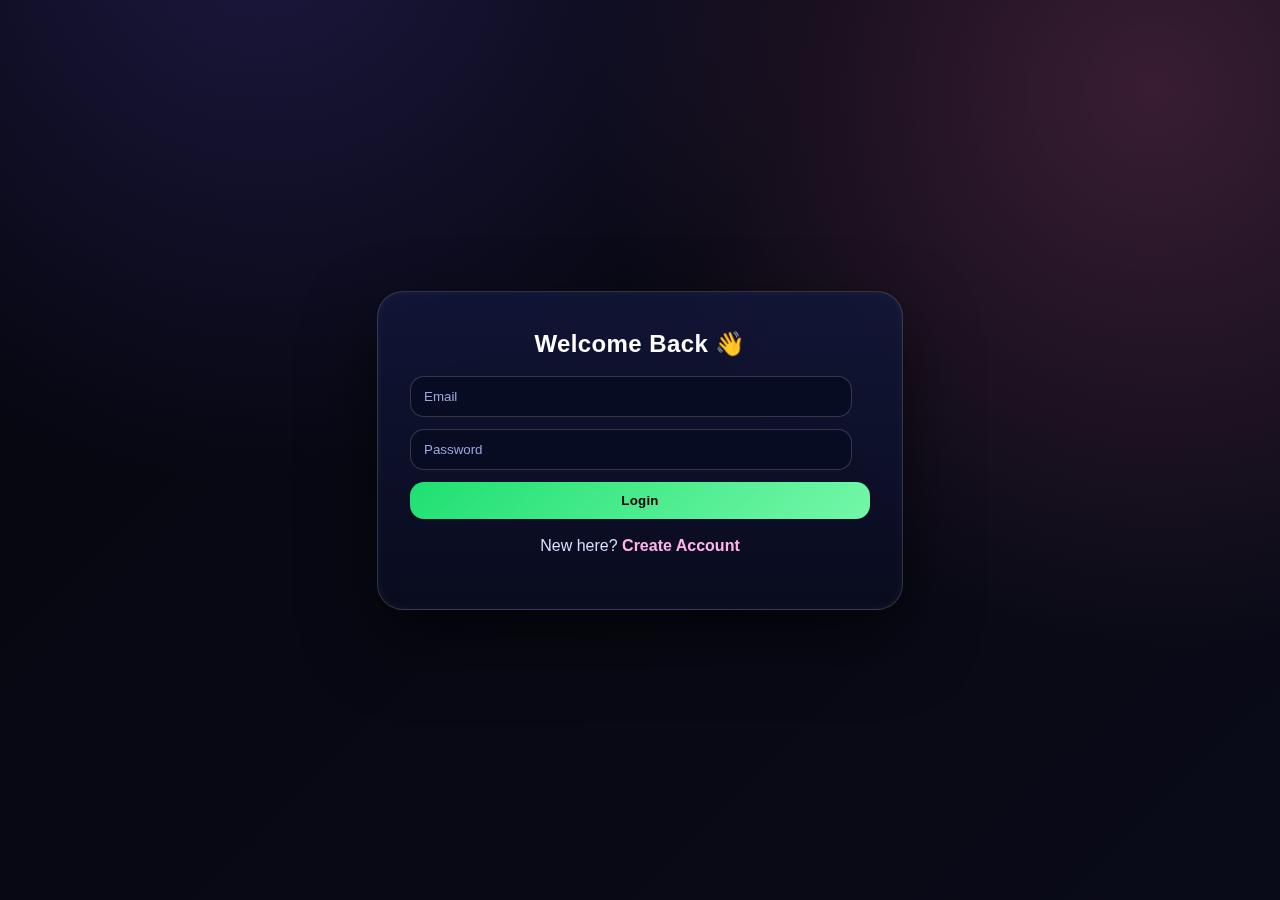
<file: index.html>
<!DOCTYPE html>
<html lang="en">
<head>
  <meta charset="UTF-8" />
  <meta name="viewport" content="width=device-width, initial-scale=1.0" />
  <title>ZenArc Merch</title>
  <link rel="stylesheet" href="index.css" />
</head>
<body>

<header class="navbar">
  <h1 class="logo">⚔️ ZenArc Merch 🎌</h1>

  <div class="nav-right">
    <span id="userBadge" class="user-badge"></span>

    <input id="searchInput" type="text" placeholder="🔍 Search products">

    <select id="categoryFilter">
      <option value="all">All</option>
      <option value="figure">Figures</option>
      <option value="hoodie">Hoodies</option>
      <option value="poster">Posters</option>
      <option value="accessory">Accessories</option>
    </select>

    <button id="favBtn" class="nav-btn">
      ❤️ Favourites <span id="favCount">0</span>
    </button>

    <button id="cartBtn" class="nav-btn">
      🛒 Cart <span id="cartCount">0</span>
    </button>

    <button id="logoutBtn" class="nav-btn logout">🚪 Logout</button>
  </div>
</header>

<section class="hero">
  <h2>⚡ Discover Next-Gen Anime Merch</h2>
  <p>Premium Collectibles • Lifestyle Wear • Signature Accessories</p>
  <button class="cta-btn">Shop the Collection</button>
</section>

<section class="products">
  <h2 class="section-title">Trending Anime Merch</h2>
  <div class="product-grid" id="productGrid"></div>
</section>

<div class="cart-popup" id="cartBox">
  <h3>🛒 Cart Items</h3>
  <ul id="cartItems"></ul>
  <button id="closeCart">Close</button>
</div>

<footer>
  <p>© 2025 ZenArc Merch — Built with ❤️ in India 🇮🇳</p>
</footer>

<script>
  // ----- USER / GUEST SESSION -----
  const userBadge = document.getElementById("userBadge");
  const logoutBtn = document.getElementById("logoutBtn");

  const user  = JSON.parse(localStorage.getItem("user"));
  const guest = JSON.parse(localStorage.getItem("guest_user"));

  if (user) {
    userBadge.textContent = `👤 ${user.name || "User"}`;
  } 
  else if (guest) {
    userBadge.textContent = "🟢 Guest User";
  } 
  else {
    // No session? create automatic guest
    const autoGuest = {
      id: "guest-" + crypto.randomUUID(),
      role: "guest"
    };
    localStorage.setItem("guest_user", JSON.stringify(autoGuest));
    userBadge.textContent = "🟢 Guest User";
  }

  // Logout → clear session and go back to signup
  logoutBtn.addEventListener("click", () => {
    localStorage.removeItem("user");
    localStorage.removeItem("guest_user");
    window.location.href = "signup.html";
  });
</script>

<script src="script.js"></script>
</body>
</html>
</file>
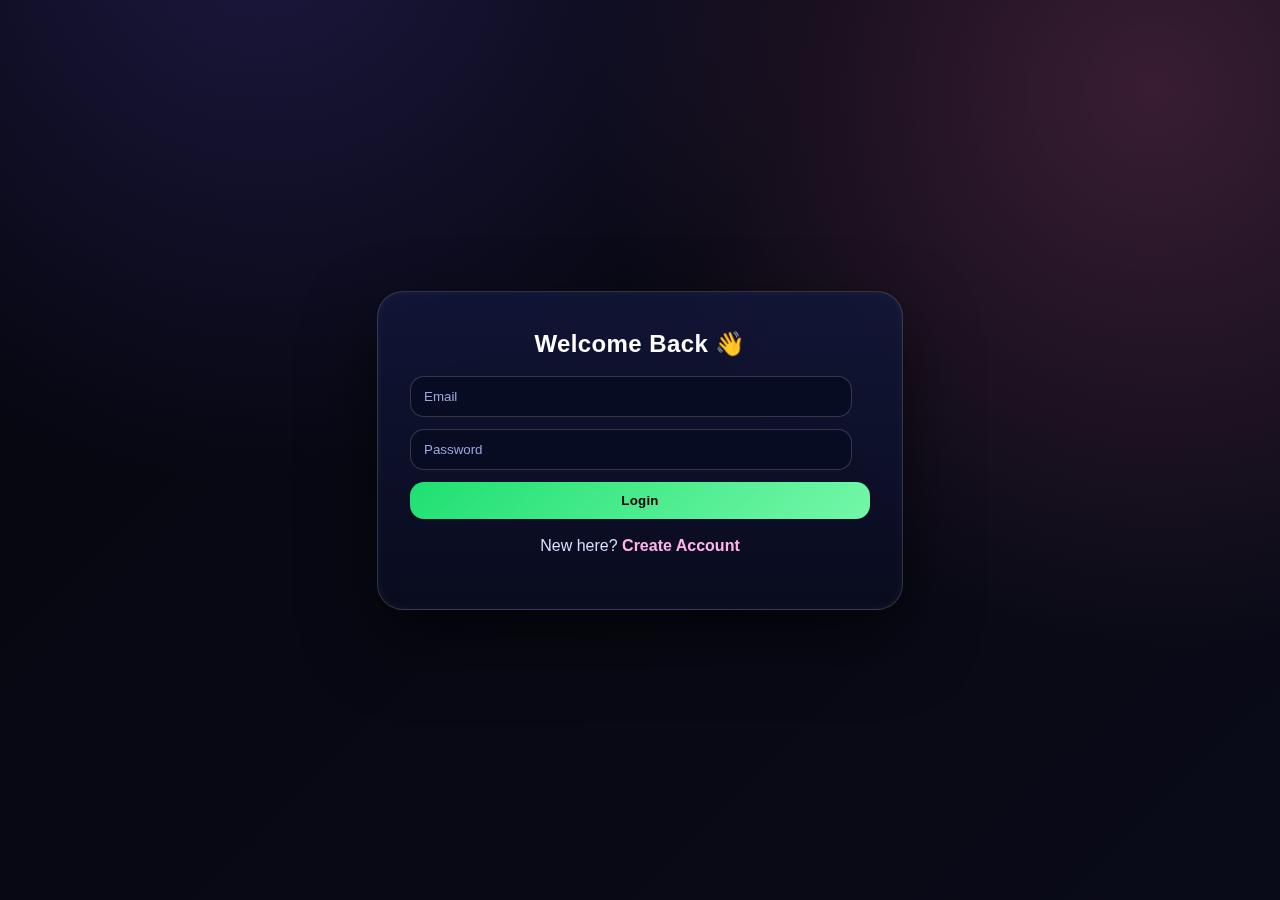
<file: add-product.html>
<!DOCTYPE html>
<html>
<head>
  <title>Add Product</title>
  <link rel="stylesheet" href="admin.css">
</head>
<body>

<header class="admin-bar">
  <h2>➕ Add New Product</h2>

  <div>
    <span id="userName"></span>
    <button onclick="window.location.href='admin.html'">⬅ Back</button>
    <button id="logoutBtn">🚪 Logout</button>
  </div>
</header>

<h3 class="sub-title">Product Details</h3>

<div class="add-box">

  <input id="name" type="text" placeholder="Product Name">

  <input id="price" type="number" placeholder="Price (₹)">

  <select id="category">
    <option value="">Select Category</option>
    <option value="figure">Figure</option>
    <option value="hoodie">Hoodie</option>
    <option value="poster">Poster</option>
    <option value="accessory">Accessory</option>
  </select>

  <input id="badge" type="text" placeholder="Badge (eg: Bestseller, New)">

  <input id="img" type="text" placeholder="Image URL">

  <textarea id="description" placeholder="Product Description"></textarea>

  <button id="saveProduct">Save Product</button>
</div>

<script src="script.js"></script>
<script src="add-product.js"></script>

</body>
</html>
</file>
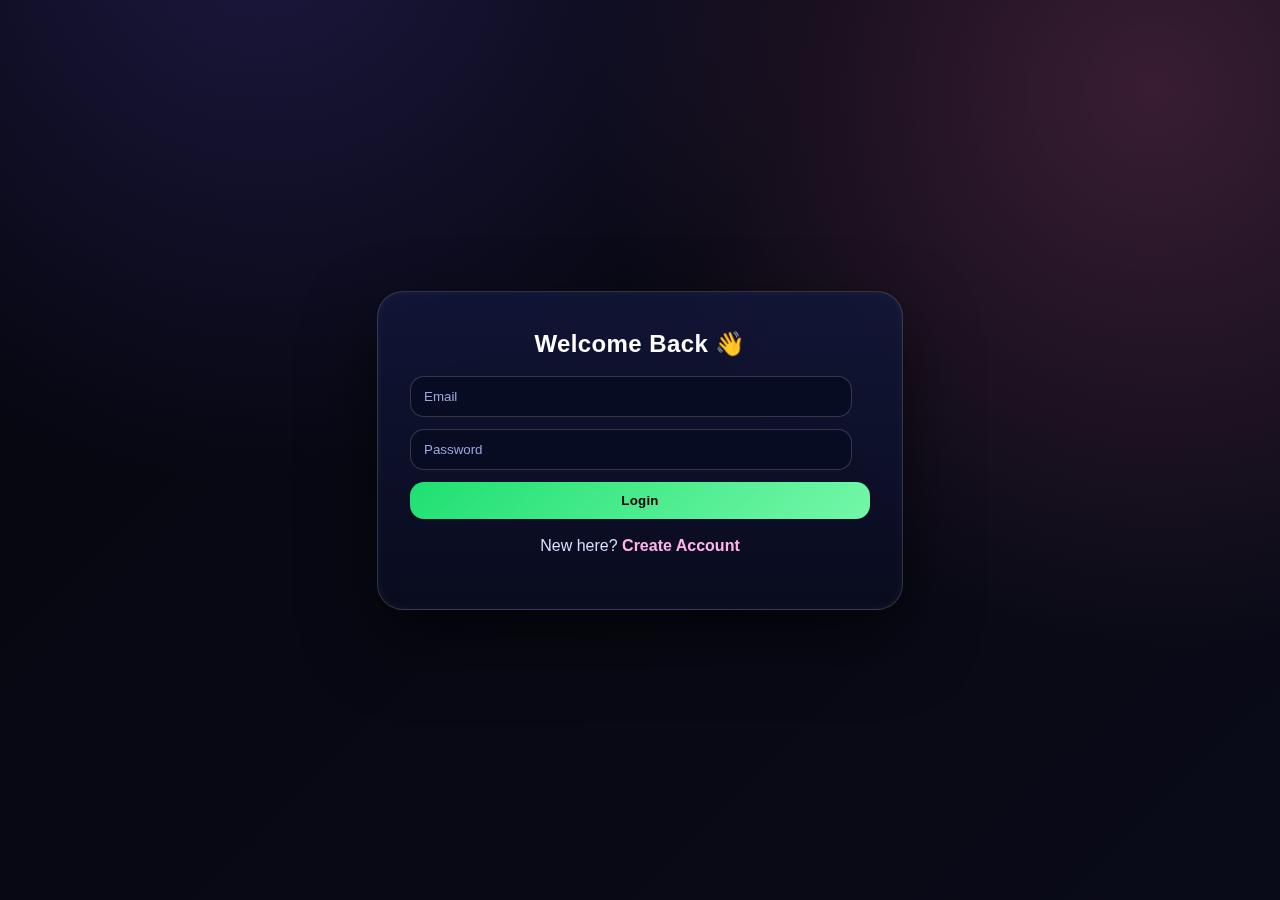
<file: admin.html>
<!DOCTYPE html>
<html>
<head>
  <title>Admin Dashboard</title>
  <link rel="stylesheet" href="admin.css">
</head>
<body>

<header class="admin-bar">
  <h2>🧑‍💻 Admin Dashboard</h2>

  <div>
    <span id="userName"></span>
    <button onclick="window.location.href='index.html'">🏠 Store</button>
    <button id="logoutBtn">🚪 Logout</button>
  </div>
</header>

<h3 class="sub-title">Product Management</h3>

<div class="top-actions">
  <button onclick="window.location.href='add-product.html'">
    ➕ Add New Product
  </button>
</div>

<div id="adminProducts" class="product-list"></div>

<script src="script.js"></script>
<script src="admin.js"></script>

</body>
</html>
</file>
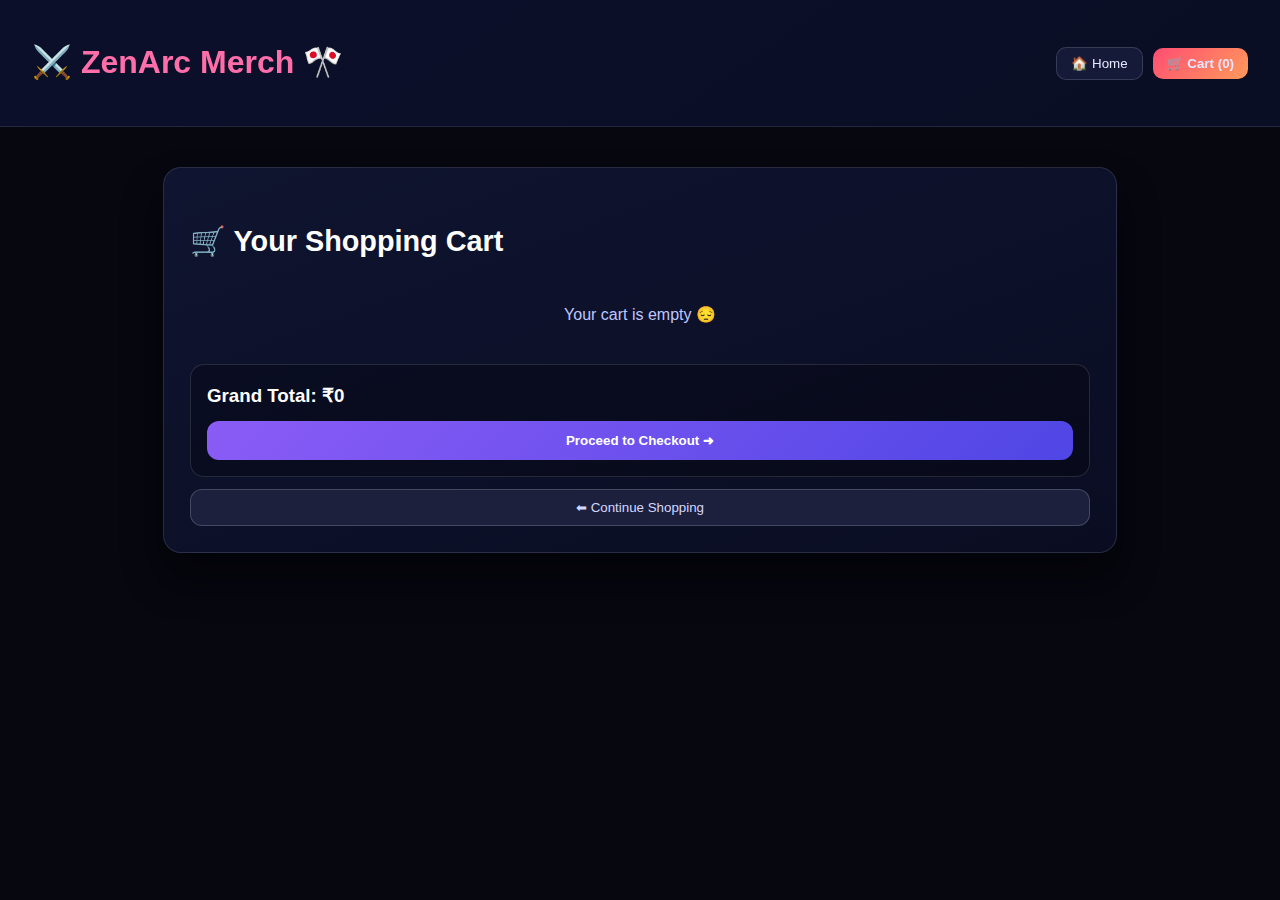
<file: cart.html>
<!DOCTYPE html>
<html lang="en">
<head>
  <meta charset="UTF-8" />
  <meta name="viewport" content="width=device-width, initial-scale=1.0" />
  <title>ZenArc Merch</title>

  <link rel="stylesheet" href="cart.css" />
</head>

<body>

<!-- ⭐ NAVBAR ADDED HERE ⭐ -->
<header class="navbar">
  <h1 class="logo">⚔️ ZenArc Merch 🎌</h1>

  <div class="nav-right">
    <button id="homeBtn" class="nav-link">🏠 Home</button>

    <button id="cartBtn">
      🛒 Cart (<span id="cartCount">0</span>)
    </button>
  </div>
</header>
<!-- ⭐ END NAVBAR ⭐ -->


<div class="cart-container">

  <h2>🛒 Your Shopping Cart</h2>

  <div id="cartList"></div>

  <div class="total-box">
    <h3>Grand Total: ₹<span id="grandTotal">0</span></h3>

    <button class="checkout-btn"
      onclick="location.href='checkout.html'">
      Proceed to Checkout ➜
    </button>
  </div>

  <button class="back-btn" onclick="location.href='index.html'">
    ⬅ Continue Shopping
  </button>
</div>


<script>
// -------- NAVBAR BUTTON ACTIONS --------
document.getElementById("homeBtn").onclick = () =>
  location.href = "index.html";

document.getElementById("cartBtn").onclick = () =>
  location.href = "cart.html";

// Load cart count if exists
let cart = JSON.parse(localStorage.getItem('cart')) || [];
document.getElementById("cartCount").textContent =
  cart.reduce((s,i)=>s+(i.qty||1),0);

// -------- CART LOGIC (unchanged) --------
const cartList = document.getElementById("cartList");
const grandTotal = document.getElementById("grandTotal");

function saveCart(){
  localStorage.setItem("cart", JSON.stringify(cart));
}

function updateTotal(){
  let total = 0;
  cart.forEach(item => total += item.price * item.qty);
  grandTotal.textContent = total;
}

function changeQty(name, amount){
  const item = cart.find(p => p.name === name);
  if(!item) return;

  item.qty += amount;
  if(item.qty <= 0){
    cart = cart.filter(p => p.name !== name);
  }

  saveCart();
  renderCart();
}

function removeItem(name){
  cart = cart.filter(p => p.name !== name);
  saveCart();
  renderCart();
}

function renderCart(){
  cartList.innerHTML = "";

  if(cart.length === 0){
    cartList.innerHTML = `<p class="empty">Your cart is empty 😔</p>`;
    grandTotal.textContent = 0;
    return;
  }

  cart.forEach(item => {
    const row = document.createElement("div");
    row.className = "cart-item";

    const itemTotal = item.price * item.qty;

    row.innerHTML = `
      <img src="${item.img}" />

      <div class="info">
        <h3>${item.name}</h3>
        <p>₹${item.price} each</p>

        <div class="qty-box">
          <button onclick="changeQty('${item.name}', -1)">−</button>
          <span>${item.qty}</span>
          <button onclick="changeQty('${item.name}', 1)">+</button>
        </div>

        <strong>₹${itemTotal}</strong>
      </div>

      <button class="remove-btn"
        onclick="removeItem('${item.name}')">
        ❌
      </button>
    `;

    cartList.appendChild(row);
  });

  updateTotal();
}

renderCart();
</script>

</body>
</html>
</file>
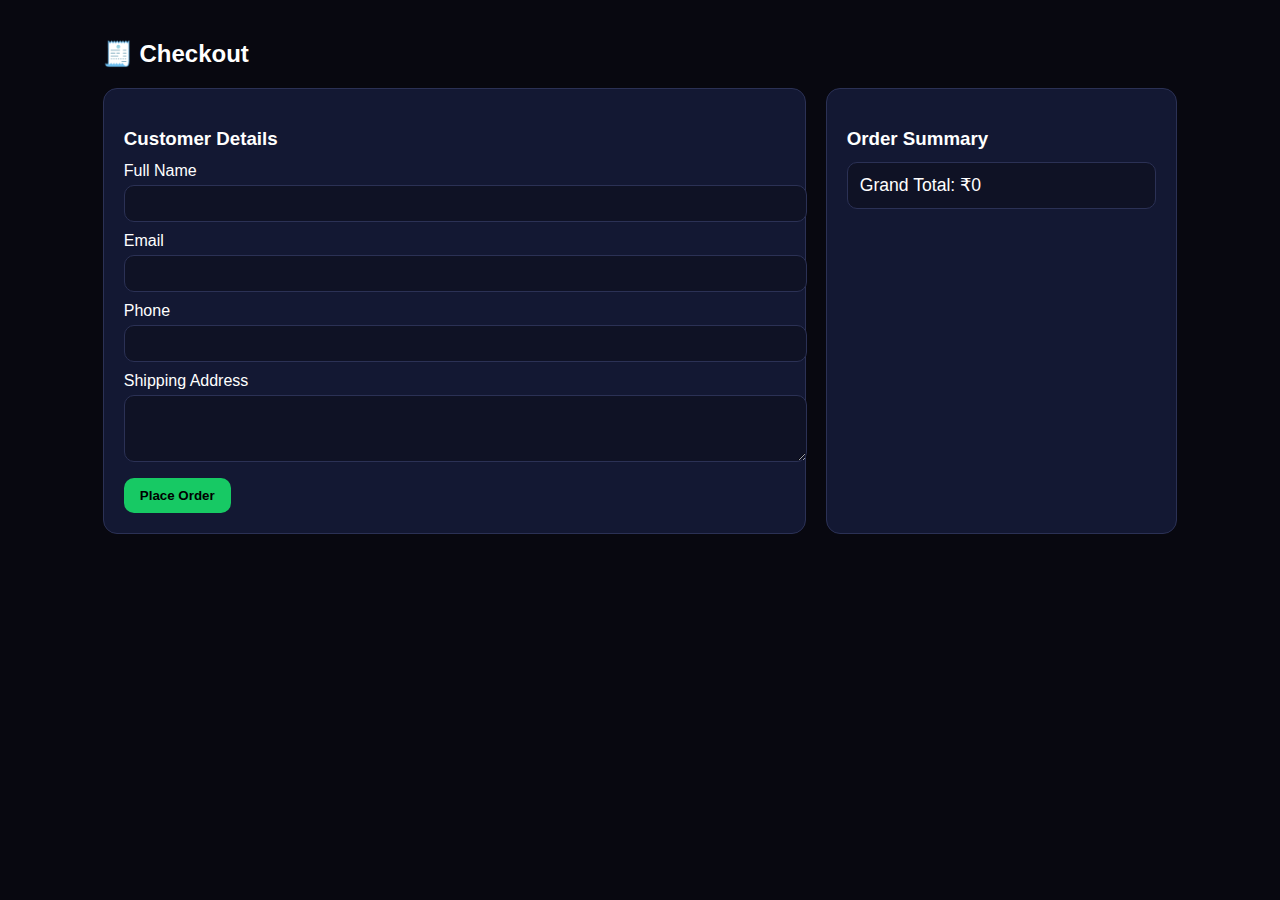
<file: checkout.html>
<!DOCTYPE html>
<html>
<head>
  <title>Checkout</title>
  <link rel="stylesheet" href="checkout.css">
</head>

<body>

<div class="checkout-wrapper">

  <h2>🧾 Checkout</h2>

  <div class="checkout-grid">

    <!-- Checkout Form -->
    <div class="checkout-form">

      <h3>Customer Details</h3>

      <form id="checkoutForm">

        <label>Full Name</label>
        <input type="text" id="name" required>

        <label>Email</label>
        <input type="email" id="email" required>

        <label>Phone</label>
        <input type="tel" id="phone" required>

        <label>Shipping Address</label>
        <textarea id="address" rows="3" required></textarea>

        <button class="place-order-btn" type="submit">
          Place Order
        </button>

      </form>
    </div>

    <!-- Order Summary -->
    <div class="order-box">

      <h3>Order Summary</h3>

      <div id="orderItems"></div>

      <div class="order-total">
        Grand Total: ₹<span id="finalTotal">0</span>
      </div>

    </div>
  </div>
</div>


<script>
const cart = JSON.parse(localStorage.getItem("cart")) || [];
const orderItems = document.getElementById("orderItems");
const finalTotal = document.getElementById("finalTotal");

function loadSummary() {
  let total = 0;
  orderItems.innerHTML = "";

  cart.forEach(item => {
    const sum = item.price * item.qty;
    total += sum;

    const div = document.createElement("div");
    div.className = "order-item";

    div.innerHTML = `
      <img src="${item.img}">
      <div>
        <h4>${item.name}</h4>
        <p>₹${item.price} × ${item.qty}</p>
        <strong>₹${sum}</strong>
      </div>
    `;

    orderItems.appendChild(div);
  });

  finalTotal.textContent = total;
}

loadSummary();


// Handle Order Submit
document.getElementById("checkoutForm").onsubmit = (e) => {
  e.preventDefault();

  if (cart.length === 0) {
    alert("Cart is empty!");
    return;
  }

  const order = {
    name: name.value,
    email: email.value,
    phone: phone.value,
    address: address.value,
    items: cart,
    total: finalTotal.textContent,
    date: new Date().toLocaleString()
  };

  // Save order (optional: send to backend later)
  localStorage.setItem("lastOrder", JSON.stringify(order));

  // Clear cart
  localStorage.removeItem("cart");

  // Redirect to success page
  window.location.href = "order-success.html";
};
</script>

</body>
</html>
</file>
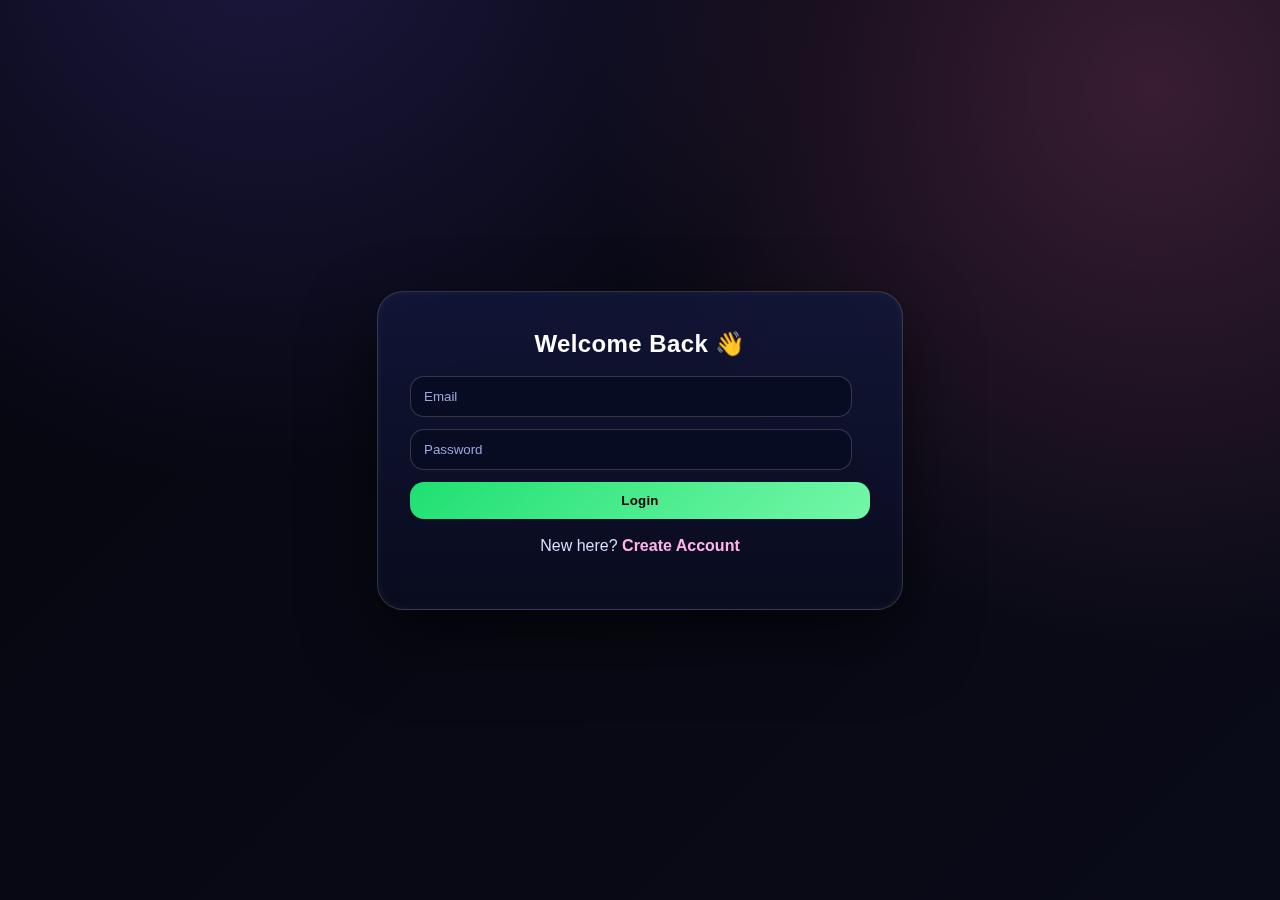
<file: edit-product.html>
<!DOCTYPE html>
<html>
<head>
  <title>Edit Product</title>
  <link rel="stylesheet" href="admin.css">
</head>
<body>

<header class="admin-bar">
  <h2>✏ Edit Product</h2>

  <div>
    <span id="userName"></span>
    <button onclick="window.location.href='admin.html'">⬅ Back</button>
    <button id="logoutBtn">🚪 Logout</button>
  </div>
</header>

<h3 class="sub-title">Update Product Details</h3>

<div class="add-box">
  <input id="name" type="text" placeholder="Product Name">

  <input id="price" type="number" placeholder="Price (₹)">

  <select id="category">
    <option value="">Select Category</option>
    <option value="figure">Figure</option>
    <option value="hoodie">Hoodie</option>
    <option value="poster">Poster</option>
    <option value="accessory">Accessory</option>
  </select>

  <input id="badge" type="text" placeholder="Badge">

  <input id="img" type="text" placeholder="Image URL">

  <textarea id="description" placeholder="Product Description"></textarea>

  <button id="updateBtn">Update Product</button>
</div>

<script src="script.js"></script>
<script src="edit-product.js"></script>

</body>
</html>
</file>
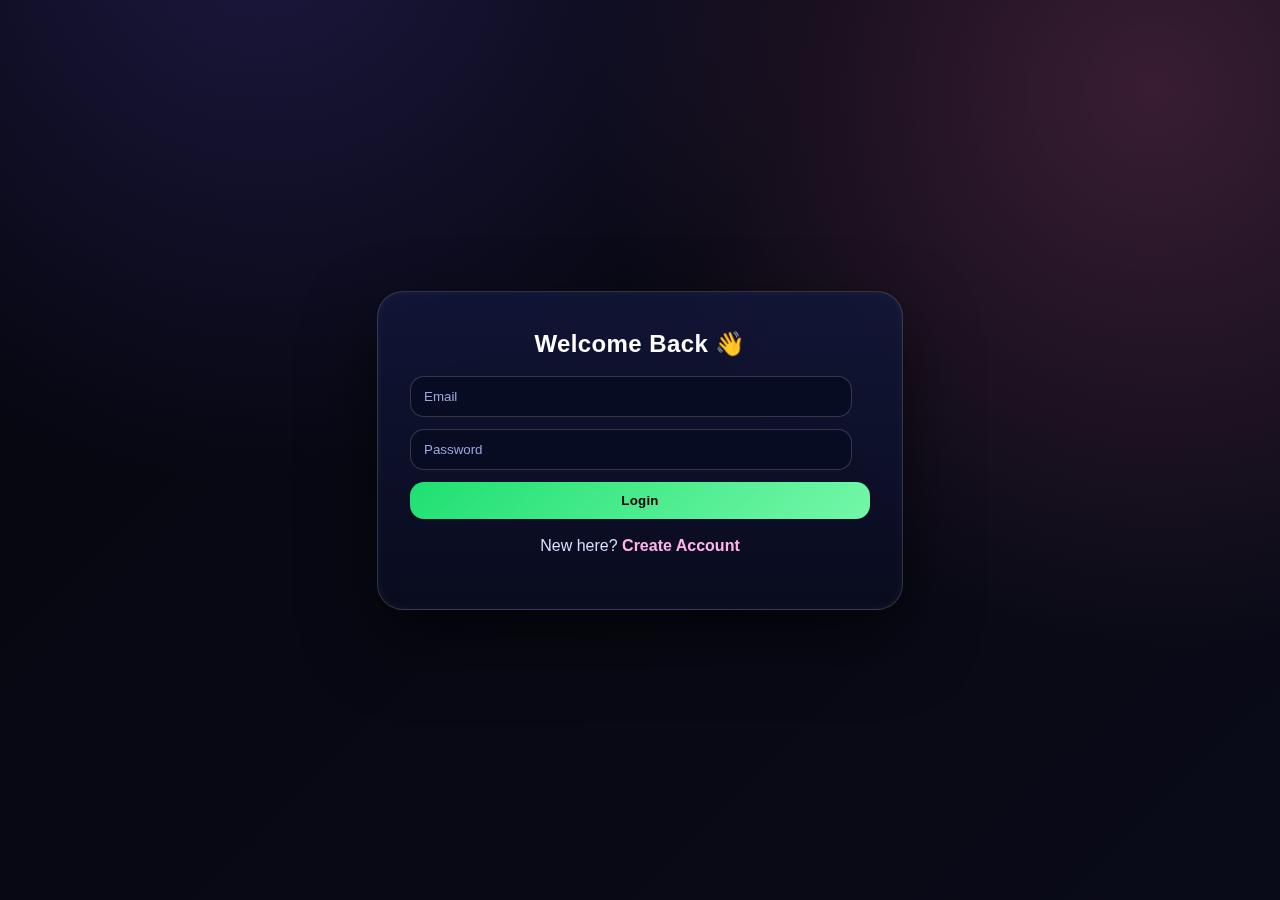
<file: favourites.html>
<!DOCTYPE html>
<html lang="en">

<head>
    <title>Favourites — ZenArc Merch</title>

    <style>
        body {
            font-family: "Poppins", sans-serif;
            background: #06070f;
            color: #fff;
            margin: 0;
            padding: 0;
        }

        /* Top Bar */
        header {
            display: flex;
            justify-content: space-between;
            align-items: center;
            padding: 16px 24px;
            background: linear-gradient(145deg, #0b0f2a, #0a0e24);
            border-bottom: 1px solid rgba(255, 255, 255, .1);
            position: sticky;
            top: 0;
            z-index: 1000;
        }

        .title-box h2 {
            margin: 0;
            font-weight: 700;
            letter-spacing: .5px;
        }

        .nav-actions {
            display: flex;
            gap: 10px;
        }

        .nav-actions button {
            padding: 8px 14px;
            border: none;
            border-radius: 10px;
            cursor: pointer;
            font-weight: 600;
            transition: .25s;
        }

        .back-btn {
            background: #2b2f4a;
            color: #fff;
        }

        .cart-btn {
            background: linear-gradient(135deg, #00c46a, #00ffa3);
            color: #000;
        }

        .nav-actions button:hover {
            transform: translateY(-2px);
            box-shadow: 0 8px 16px rgba(0, 0, 0, .35);
        }

        /* Page Container */
        .wrapper {
            padding: 26px 24px;
        }

        .page-sub {
            opacity: .8;
            margin-bottom: 16px;
        }

        /* Grid */
        #favList {
            display: grid;
            grid-template-columns: repeat(auto-fill, minmax(260px, 1fr));
            gap: 20px;
        }

        /* Card */
        .product-card {
            background: linear-gradient(160deg, #111633, #0c1027);
            border: 1px solid rgba(255, 255, 255, .12);
            border-radius: 16px;
            padding: 16px;
            box-shadow: 0 0 14px rgba(255, 92, 138, .15);
            transition: .3s;
        }

        .product-card:hover {
            transform: translateY(-4px) scale(1.01);
            box-shadow: 0 0 22px rgba(255, 92, 138, .35);
        }

        .product-card img {
            width: 100%;
            height: 220px;
            border-radius: 12px;
            object-fit: cover;
        }

        .product-card h3 {
            margin: 10px 0 4px;
            font-size: 1rem;
        }

        .price {
            color: #ffb8e3;
            font-weight: 700;
        }

        .actions {
            margin-top: 10px;
            display: flex;
            gap: 10px;
        }

        .actions button {
            flex: 1;
            padding: 8px;
            border: none;
            border-radius: 10px;
            font-weight: 600;
            cursor: pointer;
        }

        .add-cart {
            background: #00c46a;
            color: #000;
        }

        .remove-fav {
            background: #ff4b4b;
            color: #fff;
        }

        /* Empty State */
        .empty-box {
            grid-column: 1 / -1;
            text-align: center;
            padding: 40px 10px;
            opacity: .9;
        }

        .empty-icon {
            font-size: 42px;
            margin-bottom: 10px;
        }

        .browse-btn {
            margin-top: 10px;
            padding: 8px 14px;
            border: none;
            border-radius: 10px;
            background: #ff6ea9;
            color: #fff;
            font-weight: 600;
            cursor: pointer;
        }

        .browse-btn {
            padding: 10px 18px;
            border-radius: 12px;
            border: 1px solid rgba(255, 255, 255, .18);
            background: linear-gradient(135deg, #ff6ea9, #ff85c2);
            color: #fff;
            font-weight: 700;
            letter-spacing: .3px;
            cursor: pointer;
            transition: .28s;
            box-shadow: 0 10px 22px rgba(255, 110, 169, .35);
        }

        .browse-btn:hover {
            transform: translateY(-2px) scale(1.02);
            box-shadow: 0 14px 28px rgba(255, 110, 169, .55);
        }

        .browse-btn:active {
            transform: scale(.97);
        }
    </style>
</head>

<body>

    <header>
        <div class="title-box">
            <h2>❤️ Your Favourite Items</h2>
            <p class="page-sub">Saved anime merch you love</p>
        </div>

        <div class="nav-actions">
            <button class="back-btn" onclick="window.location.href='index.html'">
                ⬅ Back to Store
            </button>

            <button class="cart-btn" onclick="window.location.href='cart.html'">
                🛒 Go to Cart
            </button>
        </div>
    </header>

    <div class="wrapper">
        <div id="favList"></div>
    </div>

    <!-- shared logic -->
    <script src="script.js"></script>

    <!-- favourites page logic -->
    <script src="favourites.js"></script>

</body>

</html>
</file>
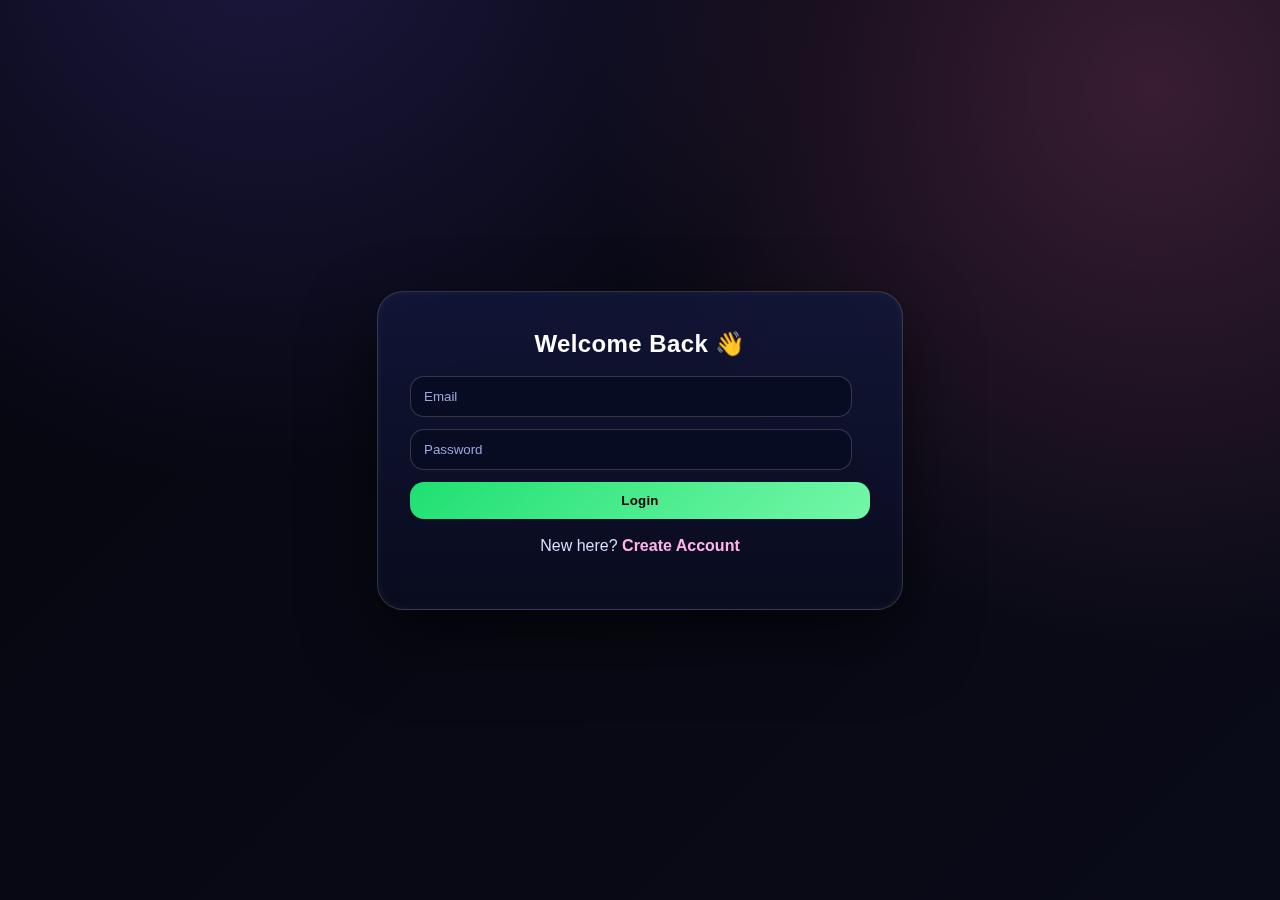
<file: login.html>
<!DOCTYPE html>
<html>
<head>
  <title>Login</title>
  <link rel="stylesheet" href="auth.css">
</head>
<body>

<div class="auth-box">
  <h2>Welcome Back 👋</h2>

  <input id="email" type="email" placeholder="Email" />
  <input id="password" type="password" placeholder="Password" />

  <button id="loginBtn">Login</button>

  <p>New here?
    <a href="signup.html">Create Account</a>
  </p>
</div>

<script src="auth.js"></script>
</body>
</html>
</file>
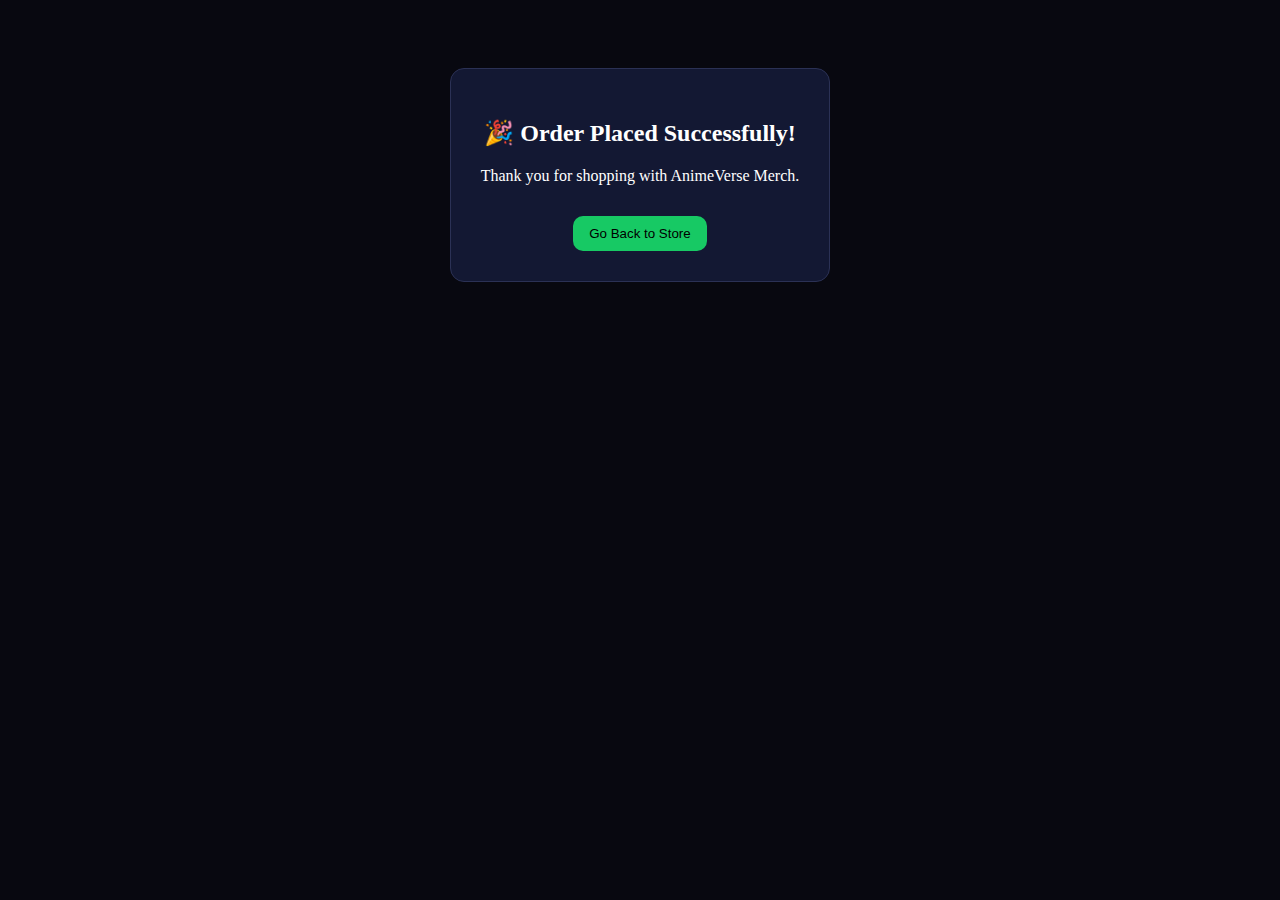
<file: order-success.html>
<!DOCTYPE html>
<html>
<head>
  <title>Order Placed</title>
  <style>
    body{background:#080810;color:#fff;
    font-family:Poppins;text-align:center;padding:60px}
    .box{
      background:#131833;border:1px solid #2b3155;
      padding:30px;border-radius:14px;display:inline-block
    }
    button{
      margin-top:15px;padding:10px 16px;border:none;
      border-radius:10px;background:#17c964
    }
  </style>
</head>
<body>

<div class="box">
  <h2>🎉 Order Placed Successfully!</h2>
  <p>Thank you for shopping with AnimeVerse Merch.</p>
  <button onclick="location.href='index.html'">
    Go Back to Store
  </button>
</div>

</body>
</html>
</file>
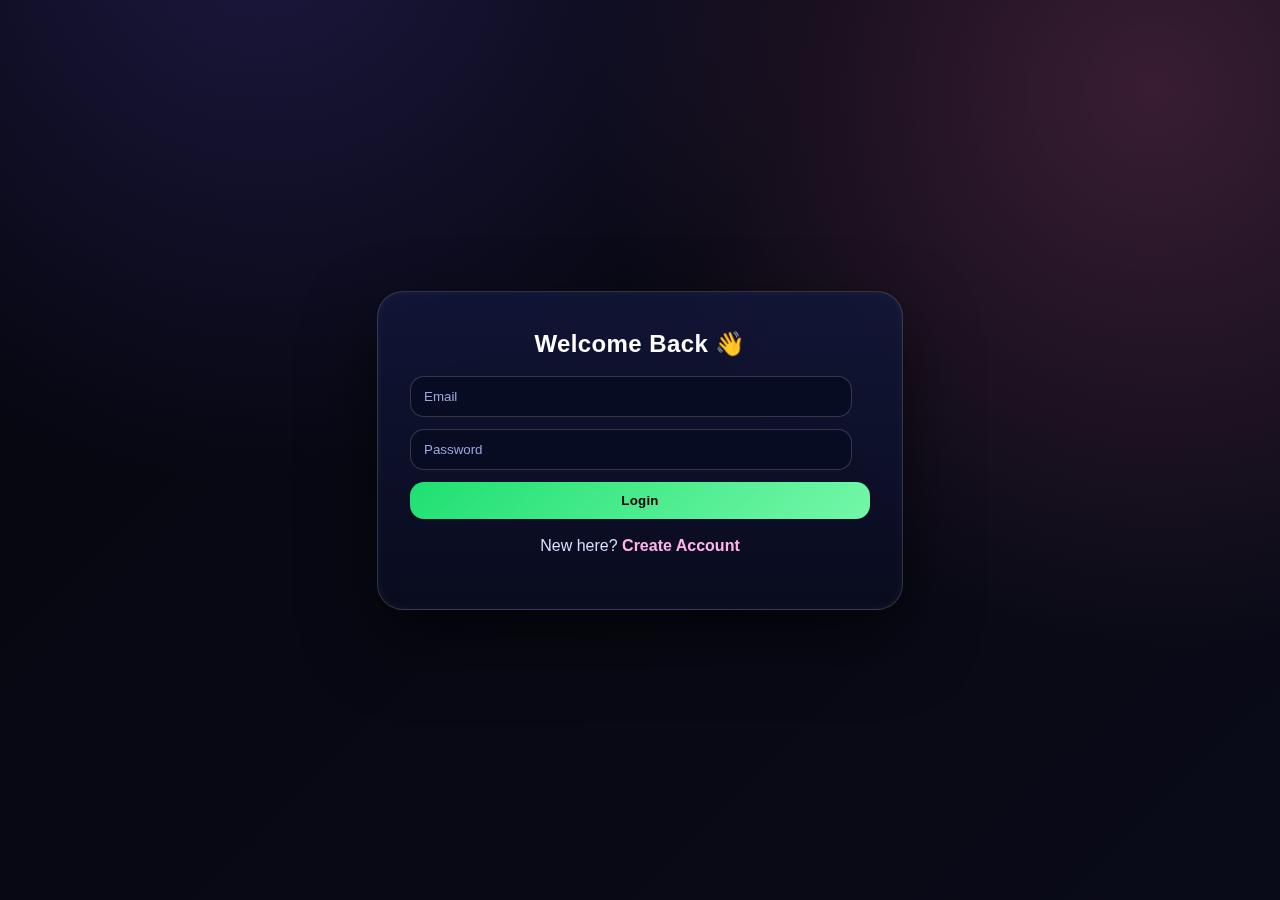
<file: product.html>
<!DOCTYPE html>
<html>
<head>
  <title>Product Details</title>
  <link rel="stylesheet" href="product.css">
</head>
<body>

<header>
  <button onclick="history.back()">⬅ Back</button>
</header>

<div id="productDetails" class="details-box"></div>

<!-- load shared cart + favorites logic -->
<script src="script.js"></script>

<!-- load product page logic -->
<script src="product.js"></script>
</body>
</html>
</file>
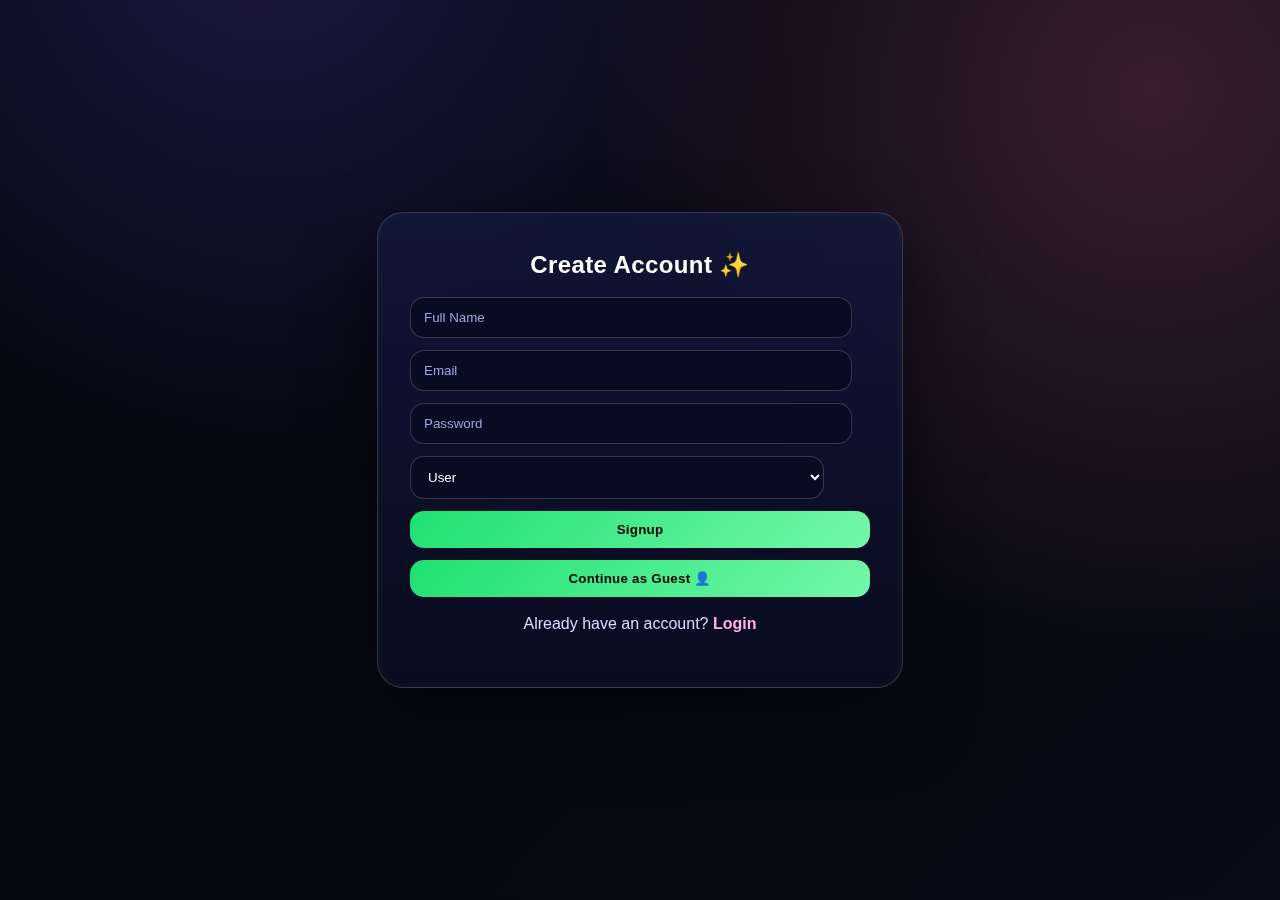
<file: signup.html>
<!DOCTYPE html>
<html>
<head>
  <title>Signup</title>
  <link rel="stylesheet" href="auth.css">
</head>
<body>

<div class="auth-box">
  <h2>Create Account ✨</h2>

  <input id="name" type="text" placeholder="Full Name" />
  <input id="email" type="email" placeholder="Email" />
  <input id="password" type="password" placeholder="Password" />

  <select id="role">
    <option value="user">User</option>
    <option value="admin">Admin</option>
  </select>

  <button id="signupBtn">Signup</button>

  <!-- ⭐ Guest User Button -->
  <button id="guestBtn">Continue as Guest 👤</button>

  <p>Already have an account?
    <a href="login.html">Login</a>
  </p>
</div>

<script src="auth.js"></script>

<script>
  // ----- ENABLE GUEST ACCESS -----
  document.getElementById("guestBtn").addEventListener("click", () => {

    // clear any existing login session
    localStorage.removeItem("user");

    // create / overwrite guest session
    localStorage.setItem("guest_user", JSON.stringify({
      id: "guest-" + crypto.randomUUID(),
      role: "guest",
      name: "Guest User"
    }));

    // redirect to homepage
    window.location.href = "index.html";
  });
</script>

</body>
</html>
</file>
<file: admin.css>
body {
    background: radial-gradient(circle at 20% -10%, #7b5cff22, transparent 40%),
        radial-gradient(circle at 90% 10%, #ff6ea922, transparent 40%),
        #06070f;
    color: #fff;
    font-family: Poppins, sans-serif;
    margin: 0;
    padding: 18px 22px;
}

/* Top Bar */
.admin-bar {
    display: flex;
    justify-content: space-between;
    align-items: center;
    padding: 16px 22px;
    background: linear-gradient(160deg, #0b1028, #0a0f24);
    border: 1px solid rgba(255, 255, 255, .12);
    border-radius: 16px;
    box-shadow: 0 18px 40px rgba(0, 0, 0, .55);
}

.admin-bar h2 {
    letter-spacing: .4px;
}

.admin-bar button {
    padding: 8px 14px;
    border-radius: 10px;
    border: none;
    cursor: pointer;
    font-weight: 700;
    margin-left: 6px;
    background: #2d335a;
    color: #fff;
    transition: .25s;
}

.admin-bar button:hover {
    transform: translateY(-2px);
    box-shadow: 0 8px 16px rgba(0, 0, 0, .45);
}

/* Section Title */
.sub-title {
    margin-top: 22px;
    opacity: .95;
    letter-spacing: .3px;
}

/* Add Product Button */
.top-actions button {
    margin: 12px 0 10px;
    padding: 10px 16px;
    border-radius: 12px;
    border: 1px solid rgba(255, 255, 255, .15);
    background: linear-gradient(135deg, #17c964, #4ade80);
    font-weight: 800;
    cursor: pointer;
    transition: .25s;
    box-shadow: 0 12px 22px rgba(23, 201, 100, .35);
}

.top-actions button:hover {
    transform: translateY(-2px);
}

/* Product Row Card */
.product-list div {
    background: linear-gradient(160deg, #111633, #0c1027);
    margin: 10px 0;
    padding: 14px;
    border-radius: 14px;
    border: 1px solid rgba(255, 255, 255, .14);
    display: flex;
    justify-content: space-between;
    align-items: center;
    transition: .25s;
}

.product-list div:hover {
    transform: translateY(-2px);
    box-shadow: 0 16px 30px rgba(0, 0, 0, .55);
}

/* Buttons inside row */
.product-list button {
    margin-left: 6px;
    padding: 7px 12px;
    border-radius: 10px;
    border: none;
    cursor: pointer;
    font-weight: 700;
    transition: .25s;
}

/* Edit Button */
.product-list button:first-child {
    background: #4f46e5;
    color: #fff;
}

.product-list button:first-child:hover {
    transform: translateY(-2px);
    box-shadow: 0 10px 20px rgba(79, 70, 229, .45);
}

/* Delete Button */
.product-list button:last-child {
    background: #ff4d6d;
    color: #fff;
}

.product-list button:last-child:hover {
    transform: translateY(-2px);
    box-shadow: 0 10px 20px rgba(255, 77, 109, .45);
}
/* Add Product Card */
.add-box{
  background:linear-gradient(160deg,#111633,#0c1027);
  padding:22px;
  border-radius:18px;
  border:1px solid rgba(255,255,255,.18);
  margin-top:14px;
  max-width:640px;
  box-shadow:0 20px 38px rgba(0,0,0,.55);
}

/* Section label bar */
.add-box::before{
  content:"📝 Product Form";
  display:block;
  margin-bottom:12px;
  font-size:.9rem;
  opacity:.85;
  letter-spacing:.3px;
}

/* Inputs */
.add-box input,
.add-box select,
.add-box textarea{
  width:100%;
  padding:12px 12px;
  border-radius:14px;
  border:1px solid rgba(255,255,255,.16);
  background:linear-gradient(180deg,#0c122f,#0a0f25);
  color:#fff;
  margin-bottom:12px;
  outline:none;
  transition:.25s;
}

/* Placeholder visibility */
.add-box input::placeholder,
.add-box textarea::placeholder{
  color:#9aa2cf;
}

/* Focus Glow */
.add-box input:focus,
.add-box select:focus,
.add-box textarea:focus{
  border-color:#8b5cf6;
  box-shadow:0 0 10px #8b5cf666;
}

/* Dropdown */
.add-box select{
  appearance:none;
  cursor:pointer;
}

/* Textarea */
.add-box textarea{
  height:120px;
  resize:none;
  line-height:1.5;
}

/* Save Button */
.add-box button{
  width:100%;
  padding:12px;
  border-radius:14px;
  border:none;
  background:linear-gradient(135deg,#17c964,#4ade80);
  font-weight:800;
  letter-spacing:.3px;
  cursor:pointer;
  transition:.28s;
  box-shadow:0 14px 26px rgba(23,201,100,.35);
}

.add-box button:hover{
  transform:translateY(-2px) scale(1.01);
  box-shadow:0 18px 34px rgba(23,201,100,.55);
}

.add-box button:active{
  transform:scale(.97);
}
.admin-card{
  background:linear-gradient(160deg,#111633,#0c1027);
  border:1px solid rgba(255,255,255,.14);
  border-radius:16px;
  padding:14px;
  margin:8px 0;
  display:flex;
  justify-content:space-between;
  align-items:center;
  box-shadow:0 16px 28px rgba(0,0,0,.45);
  transition:.25s;
}

.admin-card:hover{
  transform:translateY(-3px);
  box-shadow:0 22px 34px rgba(0,0,0,.55);
}

.card-left{
  display:flex;
  align-items:center;
  gap:12px;
}

.admin-card img{
  width:72px;
  height:72px;
  border-radius:12px;
  object-fit:cover;
  border:1px solid rgba(255,255,255,.2);
}

.admin-card h4{
  margin:0;
}

.admin-card p{
  margin:2px 0;
  color:#ffc861;
  font-weight:700;
}

.tag{
  display:inline-block;
  padding:4px 10px;
  border-radius:10px;
  font-size:.75rem;
  background:#2d335a;
  margin-top:4px;
}

.card-actions button{
  padding:8px 12px;
  border-radius:10px;
  border:none;
  cursor:pointer;
  font-weight:700;
  margin-left:6px;
  transition:.25s;
}

.card-actions button:first-child{
  background:#4f46e5;
  color:#fff;
}

.card-actions button:first-child:hover{
  transform:translateY(-2px);
  box-shadow:0 10px 20px rgba(79,70,229,.45);
}

.card-actions button:last-child{
  background:#ff4d6d;
  color:#fff;
}

.card-actions button:last-child:hover{
  transform:translateY(-2px);
  box-shadow:0 10px 20px rgba(255,77,109,.45);
}
/* ========= RESPONSIVE ========= */

/* Tablets */
@media (max-width: 900px){

  .admin-bar{
    flex-wrap: wrap;
    gap: 10px;
  }

  .admin-bar h2{
    font-size: 1.1rem;
  }

  .admin-card{
    padding: 12px;
  }

  .admin-card img{
    width: 60px;
    height: 60px;
  }

  .card-actions button{
    padding: 6px 10px;
  }
}

/* Mobile */
@media (max-width: 650px){

  body{
    padding: 14px 16px;
  }

  .admin-bar{
    flex-direction: column;
    align-items: flex-start;
    gap: 8px;
  }

  .admin-bar div{
    display: flex;
    flex-wrap: wrap;
    gap: 6px;
  }

  .admin-card{
    flex-direction: column;
    align-items: flex-start;
    gap: 10px;
  }

  .card-left{
    width: 100%;
  }

  .admin-card img{
    width: 58px;
    height: 58px;
  }

  .card-actions{
    width: 100%;
    display: flex;
    justify-content: flex-end;
    gap: 6px;
  }

  .add-box{
    width: 100%;
    max-width: none;
  }
}

/* Very Small Screens */
@media (max-width: 420px){

  .admin-card{
    padding: 10px;
  }

  .admin-card img{
    width: 52px;
    height: 52px;
  }

  .card-actions{
    justify-content: space-between;
  }

  .card-actions button{
    flex: 1;
  }
}
</file>
<file: cart.css>
/* ---------- GLOBAL ---------- */
body{
  margin:0;
  background:#06070f;
  color:#fff;
  font-family:"Poppins",sans-serif;
  line-height:1.6;
}

/* ---------- NAVBAR ---------- */
.navbar{
  display:flex;
  justify-content:space-between;
  align-items:center;
  padding:16px 32px;
  background:linear-gradient(145deg,#0b0f2a,#0a0e24);
  border-bottom:1px solid rgba(255,255,255,.1);
  backdrop-filter:blur(10px);
  position:sticky;
  top:0;
  z-index:50;
}

.logo{
  color:#ff6ea9;
  font-weight:700;
}

.nav-right{
  display:flex;
  gap:10px;
  align-items:center;
}

.nav-link,
#cartBtn{
  padding:8px 14px;
  border-radius:10px;
  border:1px solid rgba(255,255,255,.15);
  background:#151a39;
  color:#e4e6ff;
  cursor:pointer;
  transition:.25s;
}

#cartBtn{
  background:linear-gradient(135deg,#ff4d73,#ff9a5a);
  border:none;
  font-weight:600;
}

.nav-link:hover{
  background:#232856;
}
#cartBtn:hover{
  transform:translateY(-2px);
  box-shadow:0 10px 18px rgba(255,77,115,.35);
}

/* ---------- CART CONTAINER ---------- */
.cart-container{
  max-width:900px;
  margin:40px auto 60px;
  padding:26px;
  background:linear-gradient(160deg,#0f1430,#0a0d22);
  border:1px solid rgba(255,255,255,.12);
  border-radius:18px;
  box-shadow:0 25px 40px rgba(0,0,0,.45);
}

.cart-container h2{
  margin-bottom:18px;
  font-size:1.8rem;
}

/* ---------- EMPTY STATE ---------- */
.empty{
  text-align:center;
  color:#bfc6ff;
  padding:20px 0;
}

/* ---------- CART ITEM ---------- */
.cart-item{
  display:flex;
  gap:14px;
  padding:14px;
  border-radius:14px;
  margin-bottom:14px;
  background:rgba(255,255,255,.06);
  border:1px solid rgba(255,255,255,.1);
  align-items:flex-start;
}

.cart-item img{
  width:95px;
  height:95px;
  border-radius:12px;
  object-fit:cover;
}

/* item info */
.info h3{
  margin:0 0 4px;
  font-size:1.05rem;
}
.info p{
  margin:0 0 6px;
  color:#b9c1ff;
}

/* qty box */
.qty-box{
  display:flex;
  gap:10px;
  align-items:center;
  margin:6px 0;
}

.qty-box button{
  width:28px;
  height:28px;
  border-radius:10px;
  border:none;
  background:#292f55;
  color:#fff;
  cursor:pointer;
  font-size:1rem;
}
.qty-box button:hover{
  background:#4048a8;
}

/* item total */
.info strong{
  color:#ffc861;
  font-size:1.05rem;
}

/* remove btn */
.remove-btn{
  margin-left:auto;
  border:none;
  padding:8px 10px;
  border-radius:12px;
  background:#ff4d6d;
  color:#fff;
  cursor:pointer;
}
.remove-btn:hover{
  background:#ff2b4c;
}

/* ---------- TOTAL BOX ---------- */
.total-box{
  margin-top:8px;
  padding:16px;
  border-radius:14px;
  background:rgba(0,0,0,.25);
  border:1px solid rgba(255,255,255,.12);
}

.total-box h3{
  margin:0 0 10px;
}

/* ---------- BUTTONS ---------- */
.checkout-btn{
  width:100%;
  padding:12px;
  border-radius:12px;
  border:none;
  font-weight:600;
  cursor:pointer;
  background:linear-gradient(135deg,#8b5cf6,#4f46e5);
  color:#fff;
  transition:.25s;
}
.checkout-btn:hover{
  transform:translateY(-2px);
  box-shadow:0 12px 22px rgba(79,70,229,.45);
}

.back-btn{
  width:100%;
  margin-top:12px;
  padding:10px;
  border-radius:12px;
  border:1px solid rgba(255,255,255,.18);
  background:#1c203d;
  color:#d3d7ff;
  cursor:pointer;
}
.back-btn:hover{
  background:#292f55;
}

/* ---------- RESPONSIVE ---------- */
@media(max-width:600px){
  .cart-item{
    flex-direction:column;
  }
  .remove-btn{
    width:100%;
    margin-left:0;
  }
}
</file>
<file: checkout.css>
body{
  background:#080810;
  color:#fff;
  font-family:Poppins,sans-serif
}

.checkout-wrapper{
  width:85%;
  margin:40px auto;
}

.checkout-grid{
  display:grid;
  grid-template-columns:2fr 1fr;
  gap:20px;
}

.checkout-form,
.order-box{
  background:#131833;
  border:1px solid #2b3155;
  padding:20px;
  border-radius:14px;
}

.checkout-form h3,
.order-box h3{
  margin-bottom:12px;
}

label{
  display:block;
  margin-top:10px;
}

input,textarea{
  width:100%;
  margin-top:5px;
  padding:10px;
  border-radius:10px;
  border:1px solid #2b3155;
  background:#0f1225;
  color:#fff;
}

.place-order-btn{
  margin-top:12px;
  padding:10px 16px;
  border:none;
  border-radius:10px;
  background:#17c964;
  font-weight:600;
  cursor:pointer;
}

.order-item{
  display:flex;
  gap:10px;
  background:#151c36;
  padding:10px;
  border-radius:10px;
  margin-bottom:8px;
}

.order-item img{
  width:70px;
  border-radius:8px;
}

.order-total{
  margin-top:12px;
  padding:12px;
  border-radius:10px;
  background:#0f1225;
  border:1px solid #2b3155;
  font-size:1.1rem;
}
</file>
<file: auth.css>
body {
  background: radial-gradient(circle at 20% -10%, #7b5cff33, transparent 40%),
    radial-gradient(circle at 90% 10%, #ff6ea933, transparent 40%),
    linear-gradient(135deg, #05060f, #0a0b18);
  color: #fff;
  font-family: Poppins, sans-serif;
  display: grid;
  place-items: center;
  height: 100vh;
  margin: 0;
}

/* CARD CONTAINER */
.auth-box {
  background: linear-gradient(180deg, rgba(18, 22, 55, .92), rgba(10, 12, 32, .92));
  width: 460px;
  padding: 38px 32px;
  border-radius: 26px;
  border: 1px solid rgba(255, 255, 255, 0.16);
  box-shadow:
    0 30px 70px rgba(0, 0, 0, .55),
    inset 0 0 10px rgba(255, 255, 255, .05);
  backdrop-filter: blur(12px);

  display: flex;           /* fixes spacing + alignment */
  flex-direction: column;
  gap: 12px;
}

.auth-box h2 {
  margin: 0 0 6px 0;
  text-align: center;
  font-weight: 800;
  letter-spacing: .4px;
}

/* INPUTS */
input,
select {
  width: 90%;
  padding: 12px 13px;
  border-radius: 14px;
  border: 1px solid rgba(255, 255, 255, .18);
  background: rgba(8, 12, 34, .9);
  color: #fff;
  outline: none;
  transition: .25s;
}

input::placeholder {
  color: #9ca6dd;
}

input:focus,
select:focus {
  border-color: #a88bff;
  box-shadow: 0 0 10px #a88bff44;
  transform: translateY(-1px);
}

/* PRIMARY BUTTON — SIGNUP */
button {
  width: 100%;
  padding: 11px 12px;
  border-radius: 14px;      /* matches inputs */
  border: none;
  background: linear-gradient(135deg, #1fe072, #74f7a8);
  color: #000;
  font-weight: 900;
  cursor: pointer;
  transition: .25s;
  letter-spacing: .25px;
}

button:hover {
  transform: translateY(-2px);
  box-shadow: 0 14px 26px rgba(23, 201, 100, .35);
}

button:active {
  transform: scale(.97);
}

/* GUEST BUTTON — SECONDARY STYLE */
button.guest {
  background: linear-gradient(135deg, #2d3353, #1e243d);
  color: #e7e9ff;
  border: 1px solid rgba(255, 255, 255, .18);
}

button.guest:hover {
  box-shadow: 0 14px 24px rgba(120, 150, 255, .28);
}

/* FOOTER TEXT */
p {
  margin-top: 6px;
  text-align: center;
  color: #d9deff;
}

a {
  color: #ffb3ea;
  font-weight: 700;
  text-decoration: none;
}

a:hover {
  text-decoration: underline;
}
</file>
<file: product.css>
body{
  font-family: "Poppins", sans-serif;
  background:#06070f;
  color:#fff;
  margin:0;
  padding:0;
}

/* Top Header */
header{
  padding:14px 22px;
  background:linear-gradient(145deg,#0b0f2a,#0a0e24);
  border-bottom:1px solid rgba(255,255,255,.1);
  position:sticky;
  top:0;
  z-index:1000;
}

header button{
  padding:8px 14px;
  border:none;
  border-radius:10px;
  background:#2b2f4a;
  color:#fff;
  font-weight:600;
  cursor:pointer;
  transition:.25s;
}

header button:hover{
  transform:translateY(-2px);
  box-shadow:0 8px 14px rgba(0,0,0,.4);
}

/* Page Container */
.details-box{
  max-width:1100px;
  margin:36px auto;
  padding:0 20px;
}

/* Main Product Card */
.product-detail-card{
  display:grid;
  grid-template-columns:1.1fr 1.3fr;
  gap:26px;
  background:linear-gradient(160deg,#111633,#0c1027);
  border:1px solid rgba(255,255,255,.14);
  border-radius:20px;
  padding:20px;
  box-shadow:0 18px 36px rgba(0,0,0,.55);
}

/* Image */
.detail-img{
  width:100%;
  height:420px;
  object-fit:cover;
  border-radius:14px;
}

/* Content */
.detail-content h2{
  margin:4px 0 6px;
  font-size:1.6rem;
}

.detail-badge{
  display:inline-block;
  background:#ffb703;
  padding:6px 10px;
  border-radius:10px;
  font-weight:700;
  font-size:.8rem;
}

.detail-price{
  margin:10px 0;
  color:#ffc861;
  font-size:1.4rem;
  font-weight:700;
}

.detail-category{
  opacity:.85;
  margin-bottom:8px;
}

.detail-desc{
  opacity:.85;
  margin:12px 0 16px;
}

/* Buttons Section */
.detail-actions{
  margin-top:10px;
  display:flex;
  gap:10px;
}

.detail-actions button{
  flex:1;
  padding:10px 14px;
  border:none;
  border-radius:12px;
  font-weight:700;
  cursor:pointer;
  transition:.25s;
}

/* Add to Cart */
.detail-actions button:first-child{
  background:#17c964;
  color:#000;
}
.detail-actions button:first-child:hover{
  transform:translateY(-2px);
  box-shadow:0 10px 18px rgba(23,201,100,.35);
}

/* Continue Shopping */
.detail-actions button:last-child{
  background:#2d335a;
  color:#fff;
}
.detail-actions button:last-child:hover{
  transform:translateY(-2px);
  box-shadow:0 10px 18px rgba(45,51,90,.45);
}

/* Responsive */
@media(max-width:820px){
  .product-detail-card{
    grid-template-columns:1fr;
  }
  .detail-img{
    height:300px;
  }
}
</file>
<file: index.css>
/* ---------- GLOBAL RESET ---------- */
*{
  margin:0;
  padding:0;
  box-sizing:border-box;
  font-family:"Poppins",sans-serif;
}

body{
  background:#06070f;
  color:#fff;
  line-height:1.6;
}

/* ---------- NAVBAR ---------- */
.navbar{
  display:flex;
  justify-content:space-between;
  align-items:center;
  padding:18px 34px;
  background:linear-gradient(145deg,#0b0f2a,#0a0e24);
  border-bottom:1px solid rgba(255,255,255,.08);
  backdrop-filter:blur(10px);
  -webkit-backdrop-filter:blur(10px);
  position:sticky;
  top:0;
  z-index:3000;
  box-shadow:0 10px 25px rgba(0,0,0,.35);
}

.logo{
  color:#ff6ea9;
  letter-spacing:.6px;
  font-weight:700;
}

.nav-right{
  display:flex;
  gap:10px;
  align-items:center;
}

input,
select{
  padding:9px 14px;
  border-radius:12px;
  border:1px solid rgba(255,255,255,.12);
  background:rgba(16,20,40,.9);
  color:#fff;
  outline:none;
  transition:.25s;
}

input:focus,
select:focus{
  border-color:#ff6ea9;
  box-shadow:0 0 6px #ff6ea966;
}

button{
  cursor:pointer;
}

/* cart button */
#cartBtn{
  background:linear-gradient(135deg,#ff4d73,#ff9a5a);
  border:none;
  padding:9px 16px;
  border-radius:12px;
  font-weight:600;
  transition:.25s;
}

#cartBtn:hover{
  transform:translateY(-2px);
  box-shadow:0 10px 18px rgba(255,77,115,.35);
}

/* ---------- HERO (Refined, No Gradient Text) ---------- */
.hero{
  text-align:center;
  padding:120px 24px 100px;
  background:radial-gradient(
      circle at 30% -20%,
      rgba(140,100,255,.25),
      transparent 50%
    ),
    radial-gradient(
      circle at 80% 10%,
      rgba(255,110,169,.25),
      transparent 50%
    ),
    linear-gradient(160deg,#0a0d22,#06070f);
  border-bottom:1px solid rgba(255,255,255,.08);
}

/* clean premium heading */
.hero h2{
  font-size:3rem;
  font-weight:800;
  letter-spacing:.4px;
  color:#f5f6ff;   /* <-- solid text, no gradient */
  margin-bottom:12px;
}

/* subtitle */
.hero p{
  color:#c8d0ff;
  font-size:1.08rem;
  max-width:640px;
  margin:0 auto 16px;
  opacity:.9;
}

/* CTA button */
.cta-btn{
  margin-top:18px;
  padding:12px 28px;
  border-radius:14px;
  border:1px solid rgba(255,255,255,.18);
  background:linear-gradient(135deg,#8b5cf6,#4f46e5);
  color:#fff;
  font-weight:700;
  letter-spacing:.3px;
  cursor:pointer;
  transition:.28s ease;
  box-shadow:0 14px 26px rgba(79,70,229,.35);
}

.cta-btn:hover{
  transform:translateY(-2px) scale(1.02);
  box-shadow:0 18px 34px rgba(79,70,229,.55);
}

.cta-btn:active{
  transform:scale(.98);
}

/* responsive */
@media(max-width:600px){
  .hero h2{ font-size:2.35rem; }
}

/* ---------- PRODUCTS ---------- */
.section-title{
  text-align:center;
  margin:50px 0 20px;
  font-size:2rem;
}

.product-grid{
  display:grid;
  grid-template-columns:repeat(auto-fit,minmax(250px,1fr));
  gap:24px;
  padding:0 34px 70px;
}

/* base card */
.product-card{
  background:linear-gradient(160deg,#111633,#0c1027);
  border:1px solid rgba(255,255,255,.12);
  border-radius:18px;
  padding:18px;
  text-align:center;
  transition:.35s;
  position:relative;
  overflow:hidden;
  z-index:1; /* stays below popup */
}

/* glossy overlay — does NOT block clicks */
.product-card::after{
  content:"";
  position:absolute;
  inset:0;
  background:linear-gradient(180deg,transparent,rgba(255,255,255,.06));
  opacity:0;
  transition:.35s;
  pointer-events:none;
}

.product-card:hover{
  transform:translateY(-6px) scale(1.01);
  box-shadow:0 16px 26px rgba(0,0,0,.55);
}

.product-card:hover::after{
  opacity:1;
}

.product-card img{
  width:100%;
  border-radius:14px;
  object-fit:cover;
}

.product-card h3{
  margin:10px 0 4px;
}

.price{
  color:#ffc861;
  font-weight:600;
}

.badge{
  position:absolute;
  top:12px;
  left:12px;
  background:#ffb703;
  padding:6px 11px;
  border-radius:10px;
  font-size:.75rem;
  font-weight:700;
}

/* action buttons */
.actions{
  display:flex;
  justify-content:center;
  gap:10px;
  margin-top:12px;
}

.actions button{
  position:relative;
  z-index:2; /* sits above overlay */
}

.add-btn{
  background:#17c964;
  padding:9px 14px;
  border-radius:12px;
  border:none;
  font-weight:600;
  transition:.25s;
}

.add-btn:hover{
  transform:translateY(-2px);
  box-shadow:0 10px 18px rgba(23,201,100,.35);
}

.fav-btn{
  background:#ff4d6d;
  padding:9px 14px;
  border-radius:12px;
  border:none;
  transition:.25s;
}

.fav-btn:hover{
  transform:translateY(-2px);
  box-shadow:0 10px 18px rgba(255,77,109,.35);
}

/* ---------- CART POPUP ---------- */
.cart-popup{
  position:fixed;
  right:24px;
  top:110px;
  background:rgba(20,26,60,.92);
  padding:22px;
  border-radius:18px;
  border:1px solid rgba(255,255,255,.12);
  display:none;
  width:320px;
  backdrop-filter:blur(10px);
  -webkit-backdrop-filter:blur(10px);
  box-shadow:0 12px 34px rgba(0,0,0,.55);
  z-index:2000; /* always above cards */
}

.cart-popup h3{
  margin-bottom:10px;
}

.cart-popup li{
  margin-bottom:8px;
  display:flex;
  justify-content:space-between;
  color:#e3e6ff;
}

#closeCart{
  margin-top:8px;
  width:100%;
  padding:8px;
  border-radius:10px;
  border:none;
  background:#2d335a;
}

/* ---------- FOOTER ---------- */
footer{
  text-align:center;
  padding:30px;
  color:#9aa2d1;
  border-top:1px solid rgba(255,255,255,.08);
}

/* ---------- RESPONSIVE ---------- */
@media(max-width:780px){
  .navbar{ padding:14px 20px; }
  .hero h2{ font-size:2.3rem; }
}

@media(max-width:600px){
  .product-grid{
    grid-template-columns:1fr 1fr;
    padding:0 16px 60px;
  }
}

@media(max-width:420px){
  .product-grid{ grid-template-columns:1fr; }
}

#cartBtn{
  background:linear-gradient(135deg,#ff4d73,#ff9a5a);
  border:none;
  padding:9px 16px;
  border-radius:12px;
  font-weight:600;
  cursor:pointer;
  transition:.25s;
}

#cartBtn:hover{
  transform:translateY(-2px);
  box-shadow:0 10px 18px rgba(255,77,115,.35);
}
/* favourites button */
#favBtn{
  background:linear-gradient(135deg,#ff6ea9,#ff85c2);
  border:none;
  padding:9px 16px;
  border-radius:12px;
  font-weight:600;
  cursor:pointer;
  transition:.25s;
  color:#fff;
}

#favBtn:hover{
  transform:translateY(-2px);
  box-shadow:0 10px 18px rgba(255,110,169,.35);
}

#favBtn span{
  font-weight:700;
  color:#ffd3ec; /* soft highlight for count */
}
/* ---------- LOGOUT BUTTON ---------- */
#logoutBtn{
  background:linear-gradient(135deg,#2d335a,#1f243d);
  border:1px solid rgba(255,255,255,.18);
  padding:9px 16px;
  border-radius:12px;
  font-weight:700;
  color:#e8ecff;
  cursor:pointer;
  transition:.28s;
  box-shadow:0 8px 18px rgba(0,0,0,.35);
}

#logoutBtn:hover{
  transform:translateY(-2px);
  box-shadow:0 12px 26px rgba(255,110,169,.35);
  background:linear-gradient(135deg,#394271,#2a2f52);
}

#logoutBtn:active{
  transform:scale(.97);
}
</file>
